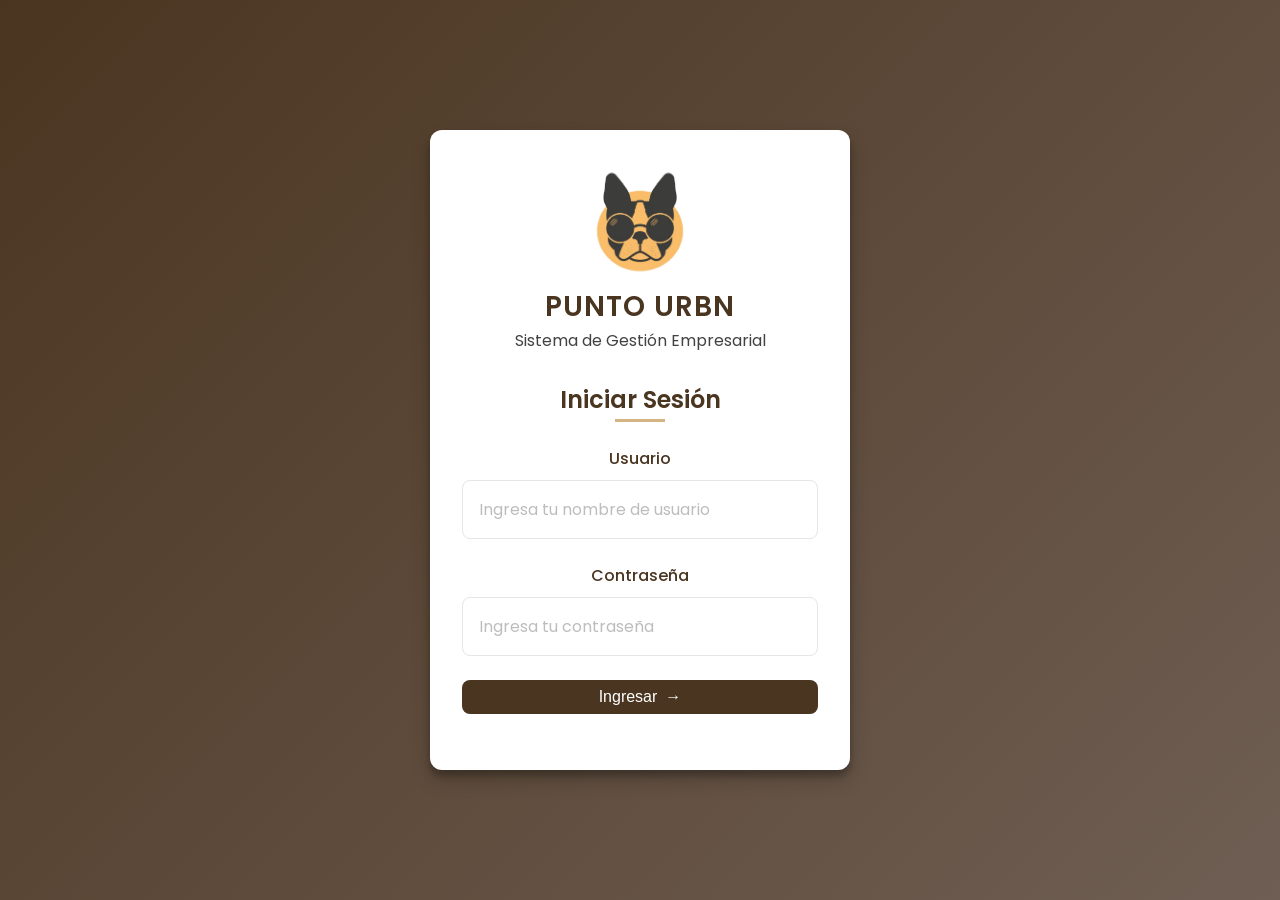
<file: index.html>
<html lang="es">
<head>
    <meta charset="UTF-8">
    <meta name="viewport" content="width=device-width, initial-scale=1.0">
    <title>PUNTO URBN - Login</title>
    <link rel="stylesheet" href="css/estilos.css">
    <link rel="preconnect" href="https://fonts.googleapis.com">
    <link rel="preconnect" href="https://fonts.gstatic.com" crossorigin>
    <link href="https://fonts.googleapis.com/css2?family=Poppins:wght@300;400;500;600;700&display=swap" rel="stylesheet">
    <link rel="icon" href="img/favicon.png" type="image/png">
</head>
<body class="login-page">
    <div class="login-container">
        <div class="logo">
            <img src="img/logo_URBN.png" alt="URBN Logo" width="120" class="pulse">
            <h1>PUNTO URBN</h1>
            <p>Sistema de Gestión Empresarial</p>
        </div>
        <div class="login-form">
            <h2>Iniciar Sesión</h2>
            <form id="loginForm">
                <div class="form-group">
                    <label for="username">Usuario</label>
                    <input type="text" id="username" name="username" required autocomplete="username" placeholder="Ingresa tu nombre de usuario">
                </div>
                <div class="form-group">
                    <label for="password">Contraseña</label>
                    <input type="password" id="password" name="password" required autocomplete="current-password" placeholder="Ingresa tu contraseña">
                </div>
                <div class="form-group">
                    <button type="submit" class="btn btn-primary btn-block">Ingresar <span class="btn-icon">→</span></button>
                </div>
                <div id="loginMessage" class="message"></div>
            </form>
        </div>
    </div>
    <script src="js/auth.js"></script>
</body>
</html>
</file>
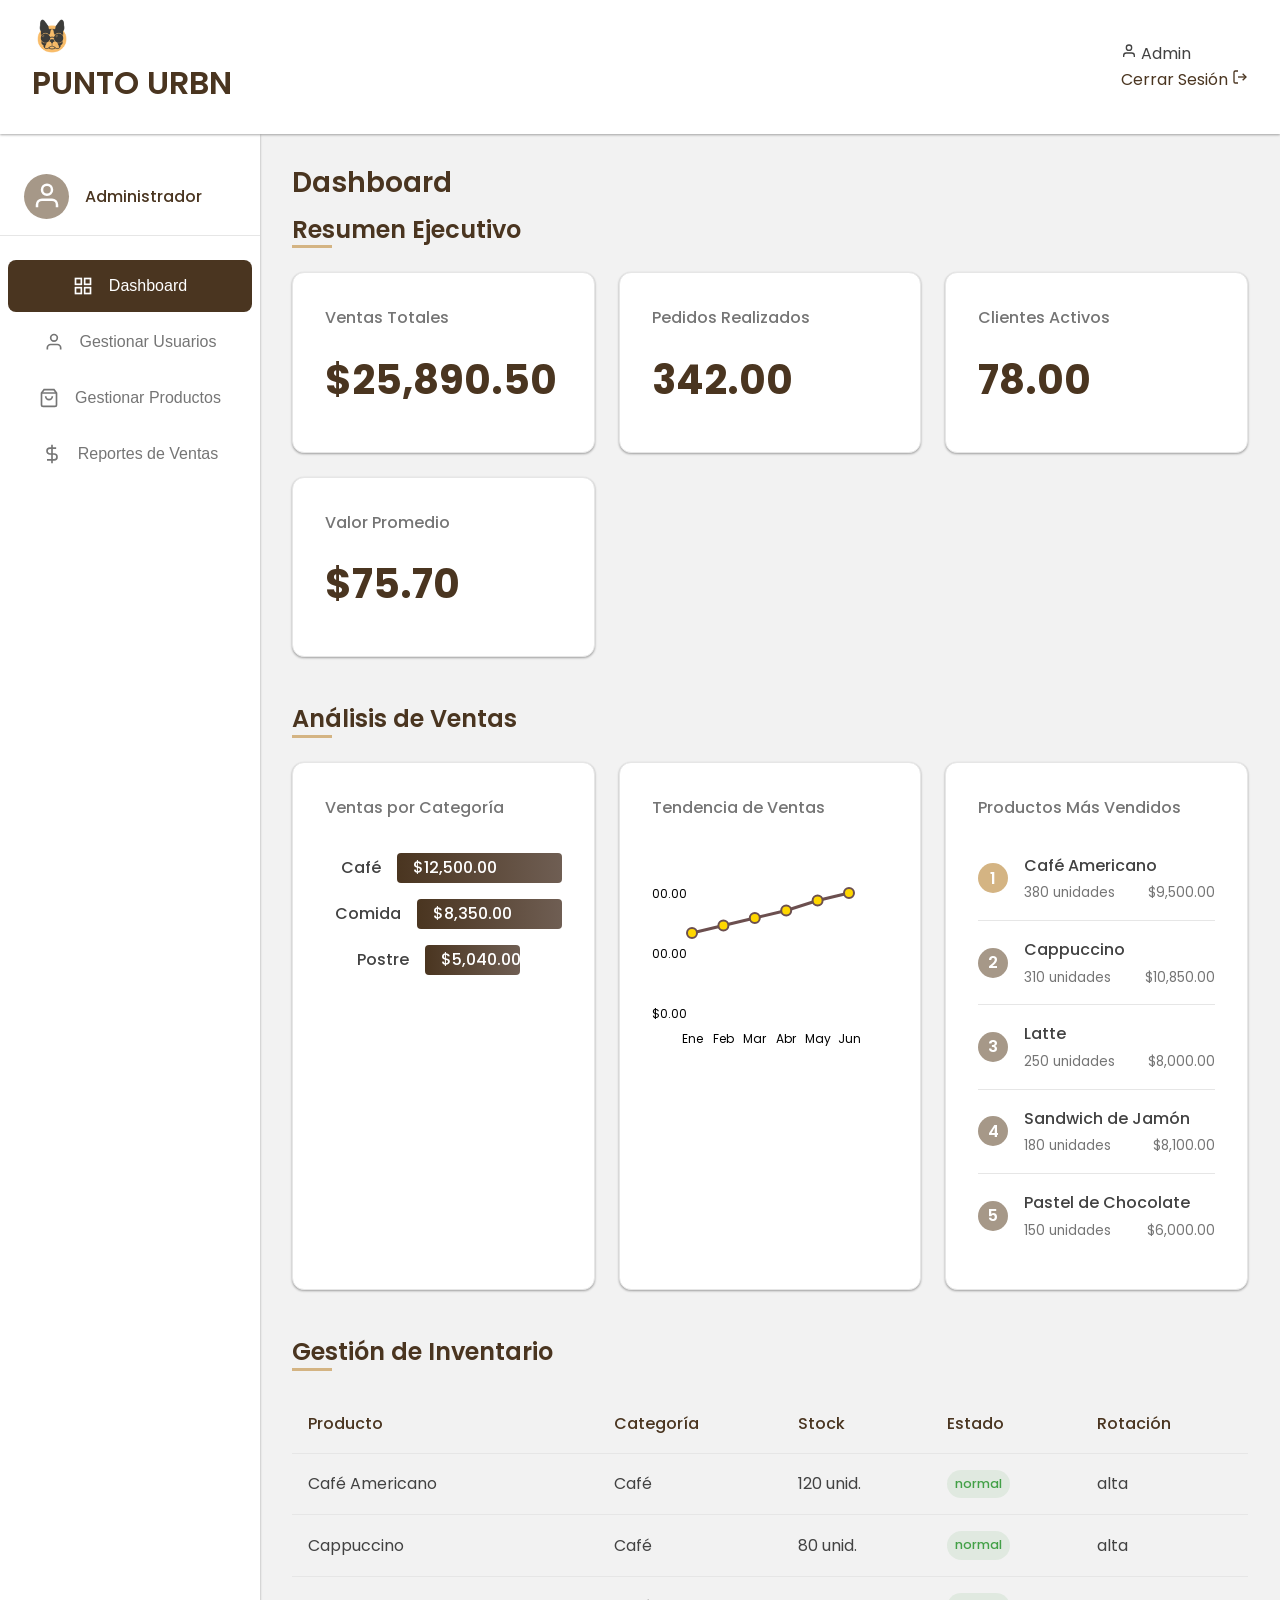
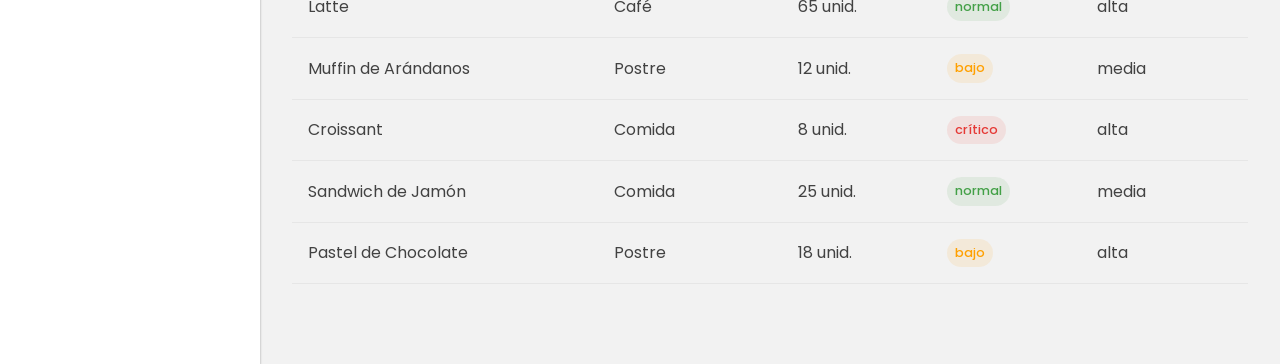
<file: admin.html>
<!DOCTYPE html>
<html lang="es">
<head>
    <meta charset="UTF-8">
    <meta name="viewport" content="width=device-width, initial-scale=1.0">
    <title>PUNTO URBN - Panel de Administrador</title>
    <link rel="stylesheet" href="css/estilos.css">
    <link rel="preconnect" href="https://fonts.googleapis.com">
    <link rel="preconnect" href="https://fonts.gstatic.com" crossorigin>
    <link href="https://fonts.googleapis.com/css2?family=Poppins:wght@300;400;500;600;700&display=swap" rel="stylesheet">
    <link rel="icon" href="img/logo_URBN.png" type="image/png">
    <!-- Add import map for ES modules -->
    <script type="importmap">
    {
      "imports": {
        "./admin/dashboard.js": "./js/admin/dashboard.js",
        "./admin/navigation.js": "./js/admin/navigation.js",
        "./admin/products.js": "./js/admin/products.js",
        "./admin/users.js": "./js/admin/users.js",
        "./admin/sales.js": "./js/admin/sales.js"
      }
    }
    </script>
</head>
<body class="admin-page">
    <header>
        <div class="logo">
            <img src="img/logo_URBN.png" alt="URBN Logo" width="40">
            <h1>PUNTO URBN</h1>
        </div>
        <div class="user-info">
            <div class="user-badge">
                <svg width="16" height="16" viewBox="0 0 24 24" fill="none" stroke="currentColor" stroke-width="2">
                    <path d="M20 21v-2a4 4 0 0 0-4-4H8a4 4 0 0 0-4 4v2"></path>
                    <circle cx="12" cy="7" r="4"></circle>
                </svg>
                <span id="currentUser">Admin</span>
            </div>
            <a href="#" id="logout" class="logout-btn">
                <span>Cerrar Sesión</span>
                <svg width="16" height="16" viewBox="0 0 24 24" fill="none" stroke="currentColor" stroke-width="2">
                    <path d="M9 21H5a2 2 0 0 1-2-2V5a2 2 0 0 1 2-2h4"></path>
                    <polyline points="16 17 21 12 16 7"></polyline>
                    <line x1="21" y1="12" x2="9" y2="12"></line>
                </svg>
            </a>
        </div>
    </header>

    <div class="admin-layout">
        <aside class="sidebar">
            <div class="sidebar-user">
                <div class="user-avatar">
                    <svg width="30" height="30" viewBox="0 0 24 24" fill="none" stroke="currentColor" stroke-width="2">
                        <path d="M20 21v-2a4 4 0 0 0-4-4H8a4 4 0 0 0-4 4v2"></path>
                        <circle cx="12" cy="7" r="4"></circle>
                    </svg>
                </div>
                <div class="user-name" id="sidebarUserName">Administrador</div>
            </div>
            <nav class="sidebar-nav">
                <button class="sidebar-btn active" data-view="dashboard">
                    <svg width="20" height="20" viewBox="0 0 24 24" fill="none" stroke="currentColor" stroke-width="2">
                        <rect x="3" y="3" width="7" height="7"></rect>
                        <rect x="14" y="3" width="7" height="7"></rect>
                        <rect x="3" y="14" width="7" height="7"></rect>
                        <rect x="14" y="14" width="7" height="7"></rect>
                    </svg>
                    Dashboard
                </button>
                <button class="sidebar-btn" data-view="usuarios">
                    <svg width="20" height="20" viewBox="0 0 24 24" fill="none" stroke="currentColor" stroke-width="2">
                        <path d="M20 21v-2a4 4 0 0 0-4-4H8a4 4 0 0 0-4 4v2"></path>
                        <circle cx="12" cy="7" r="4"></circle>
                    </svg>
                    Gestionar Usuarios
                </button>
                <button class="sidebar-btn" data-view="productos">
                    <svg width="20" height="20" viewBox="0 0 24 24" fill="none" stroke="currentColor" stroke-width="2">
                        <path d="M6 2L3 6v14a2 2 0 0 0 2 2h14a2 2 0 0 0 2-2V6l-3-4z"></path>
                        <line x1="3" y1="6" x2="21" y2="6"></line>
                        <path d="M16 10a4 4 0 0 1-8 0"></path>
                    </svg>
                    Gestionar Productos
                </button>
                <button class="sidebar-btn" data-view="ventas">
                    <svg width="20" height="20" viewBox="0 0 24 24" fill="none" stroke="currentColor" stroke-width="2">
                        <line x1="12" y1="1" x2="12" y2="23"></line>
                        <path d="M17 5H9.5a3.5 3.5 0 0 0 0 7h5a3.5 3.5 0 0 1 0 7H6"></path>
                    </svg>
                    Reportes de Ventas
                </button>
            </nav>
        </aside>

        <main class="admin-content">
            <div id="dashboard" class="view active">
                <h2>Dashboard</h2>
                
                <!-- Executive Summary Section -->
                <div class="dashboard-section">
                    <h3>Resumen Ejecutivo</h3>
                    <div class="dashboard-grid">
                        <div class="card">
                            <h3>Ventas Totales</h3>
                            <p class="big-number" id="totalSales">$0.00</p>
                        </div>
                        <div class="card">
                            <h3>Pedidos Realizados</h3>
                            <p class="big-number" id="totalOrders">0</p>
                        </div>
                        <div class="card">
                            <h3>Clientes Activos</h3>
                            <p class="big-number" id="activeCustomers">0</p>
                        </div>
                        <div class="card">
                            <h3>Valor Promedio</h3>
                            <p class="big-number" id="averageOrderValue">$0.00</p>
                        </div>
                    </div>
                </div>
                
                <!-- Sales Analysis Section -->
                <div class="dashboard-section">
                    <h3>Análisis de Ventas</h3>
                    <div class="dashboard-grid">
                        <div class="card sales-by-category">
                            <h3>Ventas por Categoría</h3>
                            <div class="chart-container" id="categoryChart">
                                <div class="chart-placeholder">
                                    <svg width="30" height="30" viewBox="0 0 24 24" fill="none" stroke="currentColor" stroke-width="2">
                                        <circle cx="12" cy="12" r="10"></circle>
                                        <line x1="12" y1="6" x2="12" y2="12"></line>
                                        <line x1="12" y1="12" x2="16" y2="16"></line>
                                    </svg>
                                    <p>Cargando datos...</p>
                                </div>
                            </div>
                        </div>
                        <div class="card sales-trend">
                            <h3>Tendencia de Ventas</h3>
                            <div class="chart-container" id="salesTrendChart">
                                <div class="chart-placeholder">
                                    <svg width="30" height="30" viewBox="0 0 24 24" fill="none" stroke="currentColor" stroke-width="2">
                                        <circle cx="12" cy="12" r="10"></circle>
                                        <line x1="12" y1="6" x2="12" y2="12"></line>
                                        <line x1="12" y1="12" x2="16" y2="16"></line>
                                    </svg>
                                    <p>Cargando datos...</p>
                                </div>
                            </div>
                        </div>
                        <div class="card top-products">
                            <h3>Productos Más Vendidos</h3>
                            <ul class="top-products-list" id="topProductsList">
                                <li class="placeholder-item">Cargando productos...</li>
                            </ul>
                        </div>
                    </div>
                </div>
                
                <!-- Inventory Management Section -->
                <div class="dashboard-section">
                    <h3>Gestión de Inventario</h3>
                    <div class="inventory-table-container">
                        <table id="inventoryTable">
                            <thead>
                                <tr>
                                    <th>Producto</th>
                                    <th>Categoría</th>
                                    <th>Stock</th>
                                    <th>Estado</th>
                                    <th>Rotación</th>
                                </tr>
                            </thead>
                            <tbody>
                                <tr>
                                    <td colspan="5" class="text-center">Cargando inventario...</td>
                                </tr>
                            </tbody>
                        </table>
                    </div>
                </div>
            </div>

            <div id="usuarios" class="view">
                <h2>Gestión de Usuarios</h2>
                <div class="action-bar">
                    <button id="addUserBtn" class="btn btn-primary">
                        <svg width="16" height="16" viewBox="0 0 24 24" fill="none" stroke="currentColor" stroke-width="2">
                            <circle cx="12" cy="12" r="10"></circle>
                            <line x1="12" y1="8" x2="12" y2="16"></line>
                            <line x1="8" y1="12" x2="16" y2="12"></line>
                        </svg>
                        Agregar Usuario
                    </button>
                </div>
                <div class="table-container">
                    <table id="usuariosTable">
                        <thead>
                            <tr>
                                <th>ID</th>
                                <th>Nombre</th>
                                <th>Usuario</th>
                                <th>Rol</th>
                                <th>Acciones</th>
                            </tr>
                        </thead>
                        <tbody>
                            <tr>
                                <td colspan="5" class="text-center">Cargando usuarios...</td>
                            </tr>
                        </tbody>
                    </table>
                </div>
            </div>

            <div id="productos" class="view">
                <h2>Gestión de Productos</h2>
                <div class="action-bar">
                    <button id="addProductBtn" class="btn btn-primary">
                        <svg width="16" height="16" viewBox="0 0 24 24" fill="none" stroke="currentColor" stroke-width="2">
                            <circle cx="12" cy="12" r="10"></circle>
                            <line x1="12" y1="8" x2="12" y2="16"></line>
                            <line x1="8" y1="12" x2="16" y2="12"></line>
                        </svg>
                        Agregar Producto
                    </button>
                </div>
                <div class="table-container">
                    <table id="productosTable">
                        <thead>
                            <tr>
                                <th>ID</th>
                                <th>Imagen</th>
                                <th>Nombre</th>
                                <th>Precio</th>
                                <th>Categoría</th>
                                <th>Acciones</th>
                            </tr>
                        </thead>
                        <tbody>
                            <tr>
                                <td colspan="6" class="text-center">Cargando productos...</td>
                            </tr>
                        </tbody>
                    </table>
                </div>
            </div>

            <div id="ventas" class="view">
                <h2>Reportes de Ventas</h2>
                <div class="filter-bar">
                    <div class="form-group">
                        <label for="dateFrom">Desde:</label>
                        <input type="date" id="dateFrom">
                    </div>
                    <div class="form-group">
                        <label for="dateTo">Hasta:</label>
                        <input type="date" id="dateTo">
                    </div>
                    <button id="filterReportBtn" class="btn btn-secondary">
                        <svg width="16" height="16" viewBox="0 0 24 24" fill="none" stroke="currentColor" stroke-width="2">
                            <polygon points="22 3 2 3 10 12.46 10 19 14 21 14 12.46 22 3"></polygon>
                        </svg>
                        Filtrar
                    </button>
                </div>
                <div class="report-container">
                    <div class="chart-placeholder">
                        <svg width="30" height="30" viewBox="0 0 24 24" fill="none" stroke="currentColor" stroke-width="2">
                            <circle cx="12" cy="12" r="10"></circle>
                            <line x1="12" y1="6" x2="12" y2="12"></line>
                            <line x1="12" y1="12" x2="16" y2="16"></line>
                        </svg>
                        <p>Cargando gráfico de reporte...</p>
                    </div>
                    <div class="table-container">
                        <table id="ventasTable">
                            <thead>
                                <tr>
                                    <th>ID</th>
                                    <th>Fecha</th>
                                    <th>Cliente</th>
                                    <th>Total</th>
                                    <th>Vendedor</th>
                                    <th>Acciones</th>
                                </tr>
                            </thead>
                            <tbody>
                                <tr>
                                    <td colspan="6" class="text-center">Cargando ventas...</td>
                                </tr>
                            </tbody>
                        </table>
                    </div>
                </div>
            </div>
        </main>
    </div>

    <!-- Modales para formularios -->
    <div id="productModal" class="modal">
        <div class="modal-content">
            <span class="close">&times;</span>
            <h2>Agregar Producto</h2>
            <form id="productForm" enctype="multipart/form-data">
                <div class="form-group">
                    <label for="productName">Nombre:</label>
                    <input type="text" id="productName" required>
                </div>
                <div class="form-group">
                    <label for="productPrice">Precio:</label>
                    <input type="number" id="productPrice" step="0.01" required>
                </div>
                <div class="form-group">
                    <label for="productCategory">Categoría:</label>
                    <select id="productCategory" required>
                        <option value="cafe">Café</option>
                        <option value="comida">Comida</option>
                        <option value="postre">Postre</option>
                    </select>
                </div>
                <div class="form-group">
                    <label for="productImage">Imagen:</label>
                    <div class="image-preview">
                        <svg width="100" height="100" viewBox="0 0 100 100">
                            <rect width="100" height="100" fill="#E0E0E0" />
                            <text x="50%" y="50%" font-size="12" text-anchor="middle" dominant-baseline="middle" fill="#9E9E9E">Vista previa</text>
                        </svg>
                    </div>
                    <input type="file" id="productImage" name="imagen" accept="image/*">
                    <small>Opcional: Si no selecciona una imagen, se usará la predeterminada.</small>
                </div>
                <div class="form-group">
                    <button type="submit" class="btn btn-primary">Guardar</button>
                </div>
            </form>
        </div>
    </div>

    <div id="userModal" class="modal">
        <div class="modal-content">
            <span class="close">&times;</span>
            <h2>Agregar Usuario</h2>
            <form id="userForm">
                <div class="form-group">
                    <label for="userName">Nombre:</label>
                    <input type="text" id="userName" required>
                </div>
                <div class="form-group">
                    <label for="userUsername">Usuario:</label>
                    <input type="text" id="userUsername" required>
                </div>
                <div class="form-group">
                    <label for="userPassword">Contraseña:</label>
                    <input type="password" id="userPassword" required>
                </div>
                <div class="form-group">
                    <label for="userRole">Rol:</label>
                    <select id="userRole" required>
                        <option value="admin">Administrador</option>
                        <option value="empleado">Empleado</option>
                    </select>
                </div>
                <div class="form-group">
                    <button type="submit" class="btn btn-primary">Guardar</button>
                </div>
            </form>
        </div>
    </div>

    <script type="module" src="js/admin.js"></script>
    <script src="js/auth.js"></script>
</body>
</html>
</file>
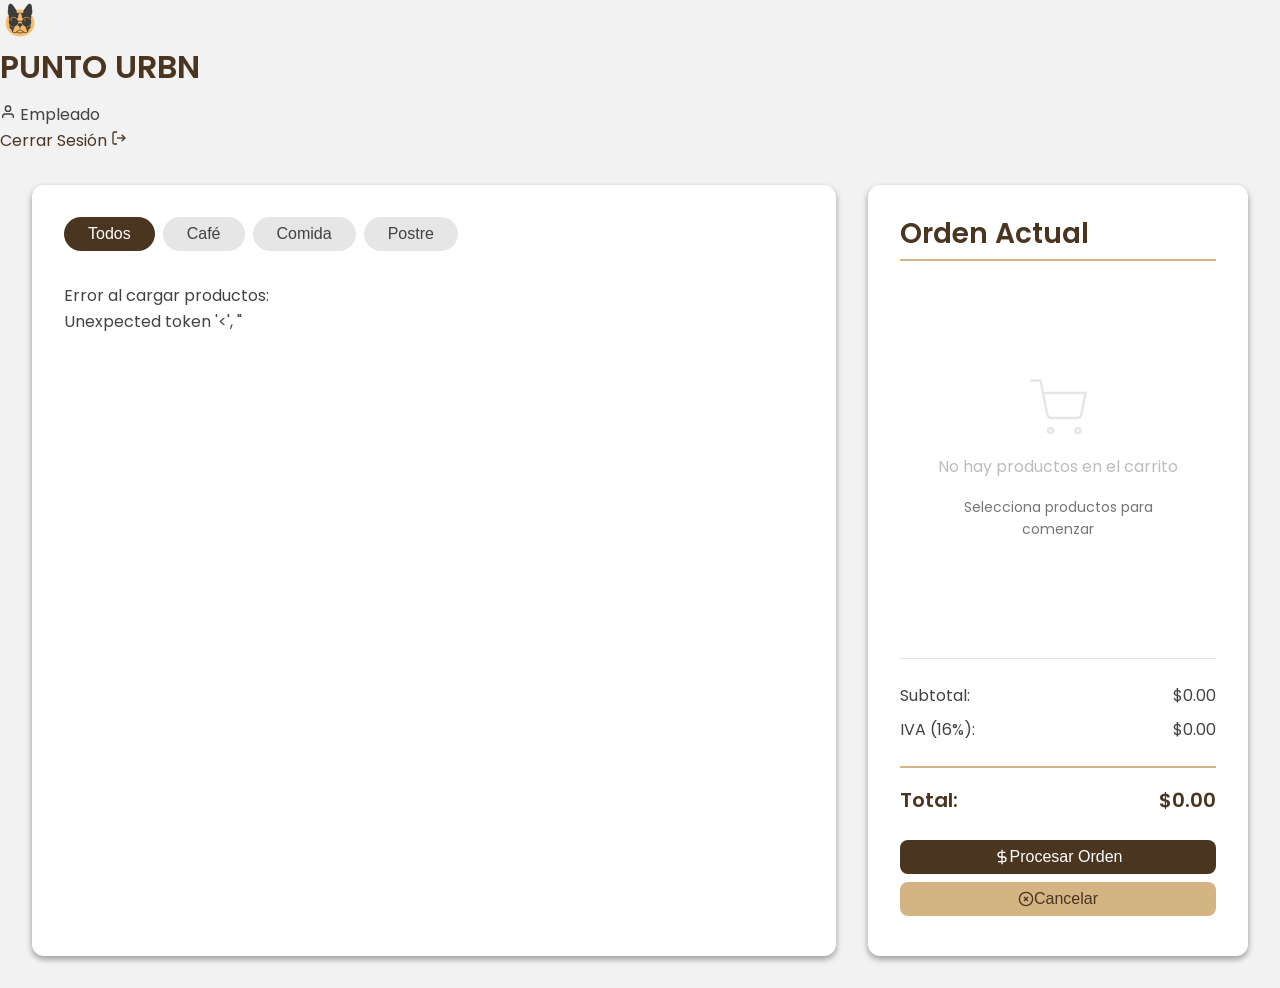
<file: empleado.html>
<!DOCTYPE html>
<html lang="es">
<head>
    <meta charset="UTF-8">
    <meta name="viewport" content="width=device-width, initial-scale=1.0">
    <title>PUNTO URBN - Punto de Venta</title>
    <link rel="stylesheet" href="css/estilos.css">
    <link rel="preconnect" href="https://fonts.googleapis.com">
    <link rel="preconnect" href="https://fonts.gstatic.com" crossorigin>
    <link href="https://fonts.googleapis.com/css2?family=Poppins:wght@300;400;500;600;700&display=swap" rel="stylesheet">
    <link rel="icon" href="img/logo_URBN.png" type="image/png">
    <!-- Add import map for ES modules -->
    <script type="importmap">
    {
      "imports": {
        "./employee/products.js": "./js/employee/products.js",
        "./employee/cart.js": "./js/employee/cart.js",
        "./employee/checkout.js": "./js/employee/checkout.js",
        "./employee/ui.js": "./js/employee/ui.js"
      }
    }
    </script>
</head>
<body class="empleado-page">
    <header>
        <div class="logo">
            <img src="img/logo_URBN.png" alt="URBN Logo" width="40">
            <h1>PUNTO URBN</h1>
        </div>
        <div class="user-info">
            <div class="user-badge">
                <svg width="16" height="16" viewBox="0 0 24 24" fill="none" stroke="currentColor" stroke-width="2">
                    <path d="M20 21v-2a4 4 0 0 0-4-4H8a4 4 0 0 0-4 4v2"></path>
                    <circle cx="12" cy="7" r="4"></circle>
                </svg>
                <span id="currentUser">Empleado</span>
            </div>
            <a href="#" id="logout" class="logout-btn">
                <span>Cerrar Sesión</span>
                <svg width="16" height="16" viewBox="0 0 24 24" fill="none" stroke="currentColor" stroke-width="2">
                    <path d="M9 21H5a2 2 0 0 1-2-2V5a2 2 0 0 1 2-2h4"></path>
                    <polyline points="16 17 21 12 16 7"></polyline>
                    <line x1="21" y1="12" x2="9" y2="12"></line>
                </svg>
            </a>
        </div>
    </header>

    <main class="pos-layout">
        <div class="product-section">
            <div class="categories">
                <button class="category-btn active" data-category="all">Todos</button>
                <button class="category-btn" data-category="cafe">Café</button>
                <button class="category-btn" data-category="comida">Comida</button>
                <button class="category-btn" data-category="postre">Postre</button>
            </div>
            <div class="products-grid" id="productsGrid">
                <div class="loading-indicator">
                    <svg width="30" height="30" viewBox="0 0 24 24" fill="none" stroke="currentColor" stroke-width="2">
                        <circle cx="12" cy="12" r="10"></circle>
                        <line x1="12" y1="6" x2="12" y2="12"></line>
                        <line x1="12" y1="12" x2="16" y2="16"></line>
                    </svg>
                    <p>Cargando productos...</p>
                </div>
            </div>
        </div>
        <div class="cart-section">
            <h2>Orden Actual</h2>
            <div class="cart-items" id="cartItems">
                <!-- Los items del carrito se cargarán dinámicamente -->
                <div class="empty-cart">
                    <svg width="40" height="40" viewBox="0 0 24 24" fill="none" stroke="currentColor" stroke-width="1.5">
                        <circle cx="9" cy="21" r="1"></circle>
                        <circle cx="20" cy="21" r="1"></circle>
                        <path d="M1 1h4l2.68 13.39a2 2 0 0 0 2 1.61h9.72a2 2 0 0 0 2-1.61L23 6H6"></path>
                    </svg>
                    <p>No hay productos en el carrito</p>
                    <small>Selecciona productos para comenzar</small>
                </div>
            </div>
            <div class="cart-summary">
                <div class="summary-row">
                    <span>Subtotal:</span>
                    <span id="subtotal">$0.00</span>
                </div>
                <div class="summary-row">
                    <span>IVA (16%):</span>
                    <span id="iva">$0.00</span>
                </div>
                <div class="summary-row total">
                    <span>Total:</span>
                    <span id="total">$0.00</span>
                </div>
                <button id="checkoutBtn" class="btn btn-primary btn-block">
                    <svg width="16" height="16" viewBox="0 0 24 24" fill="none" stroke="currentColor" stroke-width="2">
                        <line x1="12" y1="1" x2="12" y2="23"></line>
                        <path d="M17 5H9.5a3.5 3.5 0 0 0 0 7h5a3.5 3.5 0 0 1 0 7H6"></path>
                    </svg>
                    Procesar Orden
                </button>
                <button id="cancelOrderBtn" class="btn btn-secondary btn-block">
                    <svg width="16" height="16" viewBox="0 0 24 24" fill="none" stroke="currentColor" stroke-width="2">
                        <circle cx="12" cy="12" r="10"></circle>
                        <line x1="15" y1="9" x2="9" y2="15"></line>
                        <line x1="9" y1="9" x2="15" y2="15"></line>
                    </svg>
                    Cancelar
                </button>
            </div>
        </div>
    </main>

    <!-- Modal de confirmación de orden -->
    <div id="checkoutModal" class="modal">
        <div class="modal-content">
            <span class="close">&times;</span>
            <h2>Finalizar Venta</h2>
            <div class="checkout-summary">
                <div id="checkoutItems"></div>
                <div class="total-amount">
                    <strong>Total a pagar: </strong>
                    <span id="checkoutTotal">$0.00</span>
                </div>
            </div>
            <form id="checkoutForm">
                <div class="form-group">
                    <label for="paymentMethod">Método de pago:</label>
                    <select id="paymentMethod" required>
                        <option value="efectivo">Efectivo</option>
                        <option value="tarjeta">Tarjeta</option>
                    </select>
                </div>
                <div id="cashPaymentSection">
                    <div class="form-group">
                        <label for="cashAmount">Monto recibido:</label>
                        <input type="number" id="cashAmount" step="0.01" min="0">
                    </div>
                    <div class="form-group">
                        <label for="cashChange">Cambio:</label>
                        <input type="text" id="cashChange" readonly>
                    </div>
                </div>
                <div class="form-group">
                    <button type="submit" class="btn btn-primary">Confirmar Venta</button>
                </div>
            </form>
        </div>
    </div>

    <script type="module" src="js/employee.js"></script>
    <script src="js/auth.js"></script>
</body>
</html>
</file>
<file: css/estilos.css>
/* Core variables */
:root {
    /* Professional color scheme */
    --primary-dark: #4A3520;     /* Rich dark brown - main brand color */
    --primary-medium: #6F5E53;   /* Medium brown */
    --primary-light: #A69888;    /* Light brown */
    --accent: #D4B483;           /* Gold/tan accent */
    --accent-light: #F0E6D2;     /* Light gold */
    
    /* Neutrals */
    --white: #FFFFFF;
    --off-white: #F9F9F9;
    --gray-lightest: #F2F2F2;
    --gray-light: #E6E6E6;
    --gray: #BDBDBD;
    --gray-dark: #757575;
    --gray-darkest: #424242;
    --black: #212121;
    
    /* Functional colors */
    --success: #43A047;
    --warning: #FFA000;
    --error: #E53935;
    --info: #1E88E5;
    
    /* Shadows */
    --shadow-sm: 0 1px 3px rgba(0,0,0,0.12), 0 1px 2px rgba(0,0,0,0.24);
    --shadow-md: 0 3px 6px rgba(0,0,0,0.16), 0 3px 6px rgba(0,0,0,0.23);
    --shadow-lg: 0 10px 20px rgba(0,0,0,0.19), 0 6px 6px rgba(0,0,0,0.23);
    
    /* Spacing and sizing */
    --spacing-xs: 0.25rem;  /* 4px */
    --spacing-sm: 0.5rem;   /* 8px */
    --spacing-md: 1rem;     /* 16px */
    --spacing-lg: 1.5rem;   /* 24px */
    --spacing-xl: 2rem;     /* 32px */
    --spacing-xxl: 3rem;    /* 48px */
    
    /* Borders */
    --radius-sm: 0.25rem;   /* 4px */
    --radius-md: 0.5rem;    /* 8px */
    --radius-lg: 0.75rem;   /* 12px */
    --radius-xl: 1rem;      /* 16px */
    
    /* Transitions */
    --transition-fast: all 0.2s ease;
    --transition-normal: all 0.3s ease;
    --transition-slow: all 0.5s ease;
    
    /* Z-indices */
    --z-below: -1;
    --z-normal: 1;
    --z-above: 10;
    --z-fixed: 100;
    --z-modal: 1000;
    --z-popover: 2000;
    --z-tooltip: 3000;
}

/* Reset and base styles */
* {
    margin: 0;
    padding: 0;
    box-sizing: border-box;
}

html {
    font-size: 16px;
    height: 100%;
}

body {
    font-family: 'Poppins', 'Segoe UI', -apple-system, BlinkMacSystemFont, sans-serif;
    color: var(--gray-darkest);
    background-color: var(--off-white);
    line-height: 1.6;
    min-height: 100%;
    display: flex;
    flex-direction: column;
}

/* Typography */
h1, h2, h3, h4, h5, h6 {
    color: var(--primary-dark);
    margin-bottom: var(--spacing-md);
    font-weight: 600;
    line-height: 1.2;
}

h1 { font-size: 2rem; }
h2 { font-size: 1.75rem; }
h3 { font-size: 1.5rem; }
h4 { font-size: 1.25rem; }
h5 { font-size: 1.1rem; }
h6 { font-size: 1rem; }

p {
    margin-bottom: var(--spacing-md);
}

a {
    color: var(--primary-dark);
    text-decoration: none;
    transition: var(--transition-normal);
    cursor: pointer;
}

a:hover {
    color: var(--accent);
}

small {
    font-size: 0.875rem;
    color: var(--gray-dark);
}

/* Buttons and Form elements */
button, .btn {
    display: inline-flex;
    align-items: center;
    justify-content: center;
    padding: var(--spacing-sm) var(--spacing-lg);
    border: none;
    border-radius: var(--radius-md);
    font-size: 1rem;
    font-weight: 500;
    cursor: pointer;
    transition: var(--transition-normal);
    background-color: var(--gray-light);
    color: var(--gray-darkest);
    position: relative;
    overflow: hidden;
}

.btn-primary {
    background-color: var(--primary-dark);
    color: var(--white);
}

.btn-primary:hover {
    background-color: var(--primary-medium);
    transform: translateY(-2px);
    box-shadow: var(--shadow-md);
}

.btn-primary:active {
    transform: translateY(0);
}

.btn-secondary {
    background-color: var(--accent);
    color: var(--primary-dark);
}

.btn-secondary:hover {
    background-color: var(--accent-light);
    transform: translateY(-2px);
    box-shadow: var(--shadow-md);
}

.btn-outline {
    background-color: transparent;
    color: var(--primary-dark);
    border: 1px solid var(--primary-dark);
}

.btn-outline:hover {
    background-color: var(--primary-dark);
    color: var(--white);
}

.btn-block {
    display: flex;
    width: 100%;
    margin-bottom: var(--spacing-sm);
}

.btn-icon-only {
    width: 2.5rem;
    height: 2.5rem;
    padding: 0;
    border-radius: 50%;
    display: inline-flex;
    align-items: center;
    justify-content: center;
}

.btn-icon {
    display: inline-flex;
    margin-left: var(--spacing-sm);
    transition: transform 0.2s ease;
}

button:hover .btn-icon {
    transform: translateX(3px);
}

button:disabled, .btn:disabled {
    opacity: 0.6;
    cursor: not-allowed;
}

/* Form elements */
.form-group {
    margin-bottom: var(--spacing-lg);
}

label {
    display: block;
    margin-bottom: var(--spacing-sm);
    font-weight: 500;
    color: var(--primary-dark);
}

input, select, textarea {
    width: 100%;
    padding: var(--spacing-md);
    border: 1px solid var(--gray-light);
    border-radius: var(--radius-md);
    font-size: 1rem;
    font-family: inherit;
    transition: var(--transition-normal);
    background-color: var(--white);
    color: var(--gray-darkest);
}

input:focus, select:focus, textarea:focus {
    outline: none;
    border-color: var(--primary-medium);
    box-shadow: 0 0 0 2px rgba(74, 53, 32, 0.1);
}

input::placeholder {
    color: var(--gray);
}

/* Input group */
.input-group {
    display: flex;
    align-items: stretch;
}

.input-group input {
    flex: 1;
    border-top-right-radius: 0;
    border-bottom-right-radius: 0;
}

.input-group .btn {
    border-top-left-radius: 0;
    border-bottom-left-radius: 0;
}

/* Grid system */
.container {
    width: 100%;
    max-width: 1200px;
    margin: 0 auto;
    padding: 0 var(--spacing-md);
}

.row {
    display: flex;
    flex-wrap: wrap;
    margin: 0 calc(-1 * var(--spacing-md));
}

.col {
    flex: 1 0 0%;
    padding: 0 var(--spacing-md);
}

[class*="col-"] {
    flex: 0 0 auto;
    padding: 0 var(--spacing-md);
}

.col-1 { width: 8.333%; }
.col-2 { width: 16.667%; }
.col-3 { width: 25%; }
.col-4 { width: 33.333%; }
.col-5 { width: 41.667%; }
.col-6 { width: 50%; }
.col-7 { width: 58.333%; }
.col-8 { width: 66.667%; }
.col-9 { width: 75%; }
.col-10 { width: 83.333%; }
.col-11 { width: 91.667%; }
.col-12 { width: 100%; }

/* Login page */
.login-page {
    display: flex;
    justify-content: center;
    align-items: center;
    min-height: 100vh;
    background: linear-gradient(135deg, var(--primary-dark) 0%, var(--primary-medium) 100%);
    position: relative;
    overflow: hidden;
}

.login-container {
    background-color: var(--white);
    border-radius: var(--radius-lg);
    box-shadow: var(--shadow-lg);
    width: 100%;
    max-width: 420px;
    padding: var(--spacing-xl);
    text-align: center;
    position: relative;
    z-index: var(--z-normal);
}

.login-container .logo {
    margin-bottom: var(--spacing-xl);
}

.login-container .logo img {
    margin-bottom: var(--spacing-sm);
}

.login-container .logo h1 {
    font-size: 1.75rem;
    margin-bottom: 0.25rem;
    color: var(--primary-dark);
    letter-spacing: 1px;
}

.login-form h2 {
    font-size: 1.5rem;
    margin-bottom: var(--spacing-lg);
    position: relative;
    padding-bottom: var(--spacing-sm);
}

.login-form h2:after {
    content: '';
    position: absolute;
    bottom: 0;
    left: 50%;
    transform: translateX(-50%);
    width: 50px;
    height: 3px;
    background-color: var(--accent);
}

/* Admin layout */
.admin-page {
    background-color: var(--gray-lightest);
    min-height: 100vh;
}

.admin-page header {
    background-color: var(--white);
    box-shadow: var(--shadow-sm);
    padding: var(--spacing-md) var(--spacing-xl);
    position: sticky;
    top: 0;
    z-index: var(--z-fixed);
    display: flex;
    justify-content: space-between;
    align-items: center;
}

.admin-layout {
    display: flex;
    min-height: calc(100vh - 65px);
}

.sidebar {
    width: 260px;
    background-color: var(--white);
    box-shadow: var(--shadow-sm);
    padding: var(--spacing-lg) 0;
    display: flex;
    flex-direction: column;
    overflow-y: auto;
}

.sidebar-user {
    padding: var(--spacing-md) var(--spacing-lg);
    margin-bottom: var(--spacing-lg);
    border-bottom: 1px solid var(--gray-light);
    display: flex;
    align-items: center;
}

.user-avatar {
    width: 45px;
    height: 45px;
    border-radius: 50%;
    overflow: hidden;
    margin-right: var(--spacing-md);
    background-color: var(--primary-light);
    display: flex;
    align-items: center;
    justify-content: center;
    color: var(--white);
    font-weight: 500;
}

.user-name {
    font-weight: 500;
    color: var(--primary-dark);
}

.sidebar-nav {
    display: flex;
    flex-direction: column;
    padding: 0 var(--spacing-sm);
    flex-grow: 1;
}

.sidebar-btn {
    text-align: left;
    padding: var(--spacing-md) var(--spacing-lg);
    border-radius: var(--radius-md);
    margin-bottom: var(--spacing-xs);
    display: flex;
    align-items: center;
    color: var(--gray-dark);
    background-color: transparent;
    border: none;
    transition: var(--transition-normal);
    box-shadow: none;
}

.sidebar-btn svg {
    margin-right: var(--spacing-md);
    color: var(--gray-dark);
    transition: var(--transition-normal);
}

.sidebar-btn:hover, .sidebar-btn.active {
    background-color: var(--primary-dark);
    color: var(--white);
}

.sidebar-btn:hover svg, .sidebar-btn.active svg {
    color: var(--white);
}

.admin-content {
    flex: 1;
    padding: var(--spacing-xl);
    overflow-y: auto;
}

/* Employee POS layout */
.empleado-page {
    background-color: var(--gray-lightest);
    min-height: 100vh;
}

.pos-layout {
    display: grid;
    grid-template-columns: 1fr 380px;
    gap: var(--spacing-xl);
    padding: var(--spacing-xl);
    height: calc(100vh - 65px);
}

.product-section {
    background-color: var(--white);
    border-radius: var(--radius-lg);
    box-shadow: var(--shadow-md);
    padding: var(--spacing-xl);
    overflow-y: auto;
}

.categories {
    display: flex;
    gap: var(--spacing-sm);
    margin-bottom: var(--spacing-xl);
    flex-wrap: wrap;
}

.category-btn {
    padding: var(--spacing-sm) var(--spacing-lg);
    border-radius: 50px;
    background-color: var(--gray-light);
    color: var(--gray-darkest);
    font-weight: 500;
    transition: var(--transition-normal);
}

.category-btn.active, .category-btn:hover {
    background-color: var(--primary-dark);
    color: var(--white);
}

.products-grid {
    display: grid;
    grid-template-columns: repeat(auto-fill, minmax(200px, 1fr));
    gap: var(--spacing-lg);
}

.product-card {
    background-color: var(--white);
    border-radius: var(--radius-lg);
    padding: var(--spacing-lg);
    box-shadow: var(--shadow-sm);
    transition: var(--transition-normal);
    border: 1px solid var(--gray-light);
    cursor: pointer;
    display: flex;
    flex-direction: column;
    align-items: center;
    text-align: center;
    position: relative;
}

.product-card:hover {
    box-shadow: var(--shadow-md);
    transform: translateY(-5px);
}

.product-badge {
    position: absolute;
    top: var(--spacing-sm);
    right: var(--spacing-sm);
    background-color: var(--accent-light);
    color: var(--primary-dark);
    border-radius: 50%;
    width: 32px;
    height: 32px;
    display: flex;
    align-items: center;
    justify-content: center;
}

.product-name {
    font-weight: 500;
    margin-bottom: var(--spacing-xs);
}

.product-price {
    color: var(--primary-dark);
    font-weight: 600;
    font-size: 1.1rem;
    margin-bottom: var(--spacing-sm);
}

.add-to-cart-btn {
    margin-top: auto;
    padding: var(--spacing-sm) var(--spacing-lg);
    background-color: var(--primary-dark);
    color: var(--white);
    border-radius: var(--radius-md);
    display: flex;
    align-items: center;
    gap: var(--spacing-sm);
    transition: var(--transition-normal);
    width: 100%;
    justify-content: center;
}

.add-to-cart-btn:hover {
    background-color: var(--primary-medium);
}

.cart-section {
    background-color: var(--white);
    border-radius: var(--radius-lg);
    box-shadow: var(--shadow-md);
    padding: var(--spacing-xl);
    display: flex;
    flex-direction: column;
    height: 100%;
}

.cart-section h2 {
    margin-bottom: var(--spacing-lg);
    padding-bottom: var(--spacing-sm);
    border-bottom: 2px solid var(--accent);
}

.cart-items {
    flex: 1;
    overflow-y: auto;
    margin-bottom: var(--spacing-lg);
}

.empty-cart {
    display: flex;
    flex-direction: column;
    align-items: center;
    justify-content: center;
    height: 100%;
    color: var(--gray);
    text-align: center;
    padding: var(--spacing-xl);
}

.empty-cart svg {
    margin-bottom: var(--spacing-md);
    color: var(--gray-light);
}

.cart-item {
    display: flex;
    justify-content: space-between;
    padding: var(--spacing-md) 0;
    border-bottom: 1px solid var(--gray-light);
}

.cart-item-details {
    flex: 1;
}

.cart-item-name {
    font-weight: 500;
    margin-bottom: var(--spacing-xs);
}

.cart-item-price {
    color: var(--gray-dark);
    font-size: 0.9rem;
}

.cart-item-controls {
    display: flex;
    align-items: center;
}

.cart-item-controls .btn {
    padding: var(--spacing-xs);
    min-width: 30px;
    height: 30px;
    display: flex;
    align-items: center;
    justify-content: center;
}

.cart-item-quantity {
    width: 30px;
    text-align: center;
    font-weight: 500;
}

.cart-summary {
    border-top: 1px solid var(--gray-light);
    padding-top: var(--spacing-lg);
}

.summary-row {
    display: flex;
    justify-content: space-between;
    margin-bottom: var(--spacing-sm);
}

.summary-row.total {
    font-size: 1.25rem;
    font-weight: 600;
    color: var(--primary-dark);
    margin: var(--spacing-lg) 0;
    padding-top: var(--spacing-md);
    border-top: 2px solid var(--accent);
}

/* Dashboard components */
.dashboard-section {
    margin-bottom: var(--spacing-xxl);
}

.dashboard-section h3 {
    margin-bottom: var(--spacing-lg);
    color: var(--primary-dark);
    position: relative;
    padding-bottom: var(--spacing-xs);
    display: inline-block;
}

.dashboard-section h3::after {
    content: '';
    position: absolute;
    bottom: 0;
    left: 0;
    width: 40px;
    height: 3px;
    background-color: var(--accent);
}

.dashboard-grid {
    display: grid;
    grid-template-columns: repeat(auto-fill, minmax(280px, 1fr));
    gap: var(--spacing-lg);
}

.card {
    background-color: var(--white);
    border-radius: var(--radius-lg);
    padding: var(--spacing-xl);
    box-shadow: var(--shadow-sm);
    transition: var(--transition-normal);
    border: 1px solid var(--gray-light);
    height: 100%;
}

.card:hover {
    box-shadow: var(--shadow-md);
    transform: translateY(-3px);
}

.card h3 {
    color: var(--gray-dark);
    font-size: 1rem;
    margin-bottom: var(--spacing-md);
    font-weight: 500;
}

.card h3::after {
    display: none;
}

.big-number {
    font-size: 2.5rem;
    font-weight: 700;
    color: var(--primary-dark);
    margin-bottom: var(--spacing-sm);
}

/* Chart components */
.chart-container {
    height: 220px;
    position: relative;
    margin-top: var(--spacing-md);
}

.simple-bar-chart {
    display: flex;
    flex-direction: column;
    gap: var(--spacing-md);
}

.chart-item {
    display: flex;
    align-items: center;
}

.chart-label {
    width: 100px;
    font-weight: 500;
    padding-right: var(--spacing-md);
    text-align: right;
}

.chart-bar {
    height: 30px;
    border-radius: var(--radius-sm);
    background: linear-gradient(to right, var(--primary-dark), var(--primary-medium));
    display: flex;
    align-items: center;
    padding-left: var(--spacing-md);
    color: var(--white);
    font-weight: 500;
    position: relative;
}

/* Top products list */
.top-products-list {
    list-style: none;
    padding: 0;
}

.top-product-item {
    display: flex;
    align-items: center;
    padding: var(--spacing-md) 0;
    border-bottom: 1px solid var(--gray-light);
}

.top-product-item:last-child {
    border-bottom: none;
}

.top-product-item .rank {
    width: 30px;
    height: 30px;
    display: flex;
    align-items: center;
    justify-content: center;
    border-radius: 50%;
    background-color: var(--primary-light);
    color: var(--white);
    font-weight: 600;
    margin-right: var(--spacing-md);
}

.top-product-item:nth-child(1) .rank {
    background-color: var(--accent);
}

.product-info {
    flex: 1;
}

.product-name {
    font-weight: 500;
}

.product-stats {
    display: flex;
    justify-content: space-between;
    color: var(--gray-dark);
    font-size: 0.85rem;
    margin-top: var(--spacing-xs);
}

/* Table styles */
.table-container {
    background-color: var(--white);
    border-radius: var(--radius-lg);
    padding: var(--spacing-lg);
    box-shadow: var(--shadow-sm);
    overflow-x: auto;
    margin-top: var(--spacing-lg);
}

.action-bar {
    display: flex;
    justify-content: space-between;
    align-items: center;
    margin-bottom: var(--spacing-lg);
}

table {
    width: 100%;
    border-collapse: collapse;
}

th, td {
    padding: var(--spacing-md);
    text-align: left;
    border-bottom: 1px solid var(--gray-light);
}

th {
    font-weight: 500;
    color: var(--primary-dark);
    background-color: var(--gray-lightest);
}

tr:hover {
    background-color: var(--gray-lightest);
}

/* Status indicators */
.status-badge {
    display: inline-block;
    padding: var(--spacing-xs) var(--spacing-sm);
    border-radius: 50px;
    font-size: 0.8rem;
    font-weight: 500;
}

.status-normal {
    background-color: rgba(67, 160, 71, 0.1);
    color: var(--success);
}

.status-warning {
    background-color: rgba(255, 160, 0, 0.1);
    color: var(--warning);
}

.status-critical {
    background-color: rgba(229, 57, 53, 0.1);
    color: var(--error);
}

/* Modal styles */
.modal {
    display: none;
    position: fixed;
    top: 0;
    left: 0;
    width: 100%;
    height: 100%;
    background-color: rgba(0, 0, 0, 0.5);
    z-index: var(--z-modal);
    overflow-y: auto;
    padding: var(--spacing-lg);
}

.modal-content {
    background-color: var(--white);
    border-radius: var(--radius-lg);
    box-shadow: var(--shadow-lg);
    padding: var(--spacing-xl);
    max-width: 600px;
    width: 100%;
    margin: var(--spacing-xxl) auto;
    position: relative;
}

.close {
    position: absolute;
    top: var(--spacing-lg);
    right: var(--spacing-lg);
    font-size: 1.5rem;
    color: var(--gray-dark);
    cursor: pointer;
    transition: var(--transition-normal);
}

.close:hover {
    color: var(--primary-dark);
}

/* Receipt styles */
.receipt {
    max-width: 600px;
    background-color: var(--white);
    border-radius: var(--radius-lg);
    position: relative;
    box-shadow: var(--shadow-lg);
}

.receipt-header {
    padding: var(--spacing-lg);
    border-bottom: 1px dashed var(--gray-light);
}

.receipt-logo {
    display: flex;
    align-items: center;
    margin-bottom: var(--spacing-md);
}

.receipt-logo h2 {
    margin-left: var(--spacing-sm);
    margin-bottom: 0;
}

.receipt-items {
    padding: var(--spacing-lg);
}

.receipt-summary {
    padding: var(--spacing-lg);
    background-color: var(--gray-lightest);
    border-radius: 0 0 var(--radius-lg) var(--radius-lg);
}

.receipt-total {
    font-size: 1.25rem;
    font-weight: 600;
    color: var(--primary-dark);
}

.receipt-footer {
    padding: var(--spacing-lg);
    text-align: center;
    border-top: 1px dashed var(--gray-light);
}

.receipt-actions {
    display: flex;
    justify-content: center;
    gap: var(--spacing-md);
    margin-top: var(--spacing-lg);
}

.barcode {
    margin: var(--spacing-lg) auto;
    text-align: center;
}

.barcode-number {
    margin-top: var(--spacing-xs);
    font-family: monospace;
    font-size: 0.85rem;
}

/* Notification system */
#notificationContainer {
    position: fixed;
    top: var(--spacing-lg);
    right: var(--spacing-lg);
    z-index: var(--z-popover);
    display: flex;
    flex-direction: column;
    gap: var(--spacing-sm);
}

.notification {
    padding: var(--spacing-md) var(--spacing-xl);
    border-radius: var(--radius-md);
    box-shadow: var(--shadow-md);
    color: var(--white);
    font-weight: 500;
    animation: slideInRight 0.3s ease;
    max-width: 300px;
}

.notification.success {
    background-color: var(--success);
}

.notification.error {
    background-color: var(--error);
}

.notification.warning {
    background-color: var(--warning);
}

.notification.info {
    background-color: var(--info);
}

/* Animations */
@keyframes slideInRight {
    from { transform: translateX(100%); opacity: 0; }
    to { transform: translateX(0); opacity: 1; }
}

@keyframes slideInUp {
    from { transform: translateY(30px); opacity: 0; }
    to { transform: translateY(0); opacity: 1; }
}

@keyframes fadeIn {
    from { opacity: 0; }
    to { opacity: 1; }
}

@keyframes pulse {
    0% { transform: scale(1); }
    50% { transform: scale(1.05); }
    100% { transform: scale(1); }
}

.pulse {
    animation: pulse 2s infinite;
}

/* Login page animation */
.login-container {
    animation: slideInUp 0.6s ease;
}

/* View transitions */
.view {
    display: none;
    animation: fadeIn 0.5s ease;
}

.view.active {
    display: block;
}

/* Product image styles */
.product-img-small {
    width: 60px;
    height: 60px;
    overflow: hidden;
    border-radius: var(--radius-md);
    display: flex;
    align-items: center;
    justify-content: center;
    background-color: var(--gray-lightest);
}

.product-thumbnail {
    width: 100%;
    height: 100%;
    object-fit: cover;
    object-position: center;
    border-radius: var(--radius-md);
}

.product-image {
    width: 100%;
    height: 100%;
    object-fit: cover;
    object-position: center;
    border-radius: var(--radius-md);
}

.image-preview {
    width: 100%;
    height: 180px;
    margin-bottom: var(--spacing-md);
    display: flex;
    align-items: center;
    justify-content: center;
    background-color: var(--gray-lightest);
    border-radius: var(--radius-md);
    overflow: hidden;
    border: 1px solid var(--gray-light);
}

.preview-img {
    max-width: 100%;
    max-height: 180px;
    object-fit: contain;
}

.product-img {
    width: 100%;
    height: 150px;
    margin-bottom: var(--spacing-md);
    display: flex;
    align-items: center;
    justify-content: center;
    background-color: var(--gray-lightest);
    border-radius: var(--radius-md);
    overflow: hidden;
}

/* Media queries */
@media (max-width: 1200px) {
    .dashboard-grid {
        grid-template-columns: repeat(auto-fill, minmax(240px, 1fr));
    }
}

@media (max-width: 992px) {
    .admin-layout {
        flex-direction: column;
    }
    
    .sidebar {
        width: 100%;
        flex-direction: row;
        overflow-x: auto;
        padding: var(--spacing-sm);
    }
    
    .sidebar-user {
        display: none;
    }
    
    .sidebar-nav {
        flex-direction: row;
        padding: 0;
    }
    
    .sidebar-btn {
        white-space: nowrap;
        margin-bottom: 0;
        margin-right: var(--spacing-xs);
    }
    
    .pos-layout {
        grid-template-columns: 1fr;
        grid-template-rows: 1fr auto;
    }
    
    .cart-section {
        height: auto;
        margin-bottom: var(--spacing-lg);
    }
}

@media (max-width: 768px) {
    html {
        font-size: 15px;
    }
    
    .pos-layout {
        padding: var(--spacing-md);
        gap: var(--spacing-md);
    }
    
    .products-grid {
        grid-template-columns: repeat(auto-fill, minmax(160px, 1fr));
        gap: var(--spacing-md);
    }
    
    .dashboard-grid {
        grid-template-columns: 1fr;
    }
    
    .dashboard-section {
        margin-bottom: var(--spacing-xl);
    }
    
    .admin-content {
        padding: var(--spacing-lg);
    }
    
    header {
        padding: var(--spacing-md);
    }
    
    .product-img {
        height: 120px;
    }
    
    .image-preview {
        height: 150px;
    }
}

@media (max-width: 576px) {
    html {
        font-size: 14px;
    }
    
    .products-grid {
        grid-template-columns: repeat(auto-fill, minmax(130px, 1fr));
        gap: var(--spacing-sm);
    }
    
    .product-card {
        padding: var(--spacing-md);
    }
    
    .product-img {
        width: 80px;
        height: 80px;
    }
    
    .product-img {
        height: 100px;
    }
    
    .product-img-small {
        width: 40px;
        height: 40px;
    }
}

/* Print styles */
@media print {
    body * {
        visibility: hidden;
    }
    
    .receipt, .receipt * {
        visibility: visible;
    }
    
    .receipt {
        position: absolute;
        left: 0;
        top: 0;
        width: 100%;
        box-shadow: none;
    }
    
    .receipt-actions {
        display: none;
    }
}
</file>
